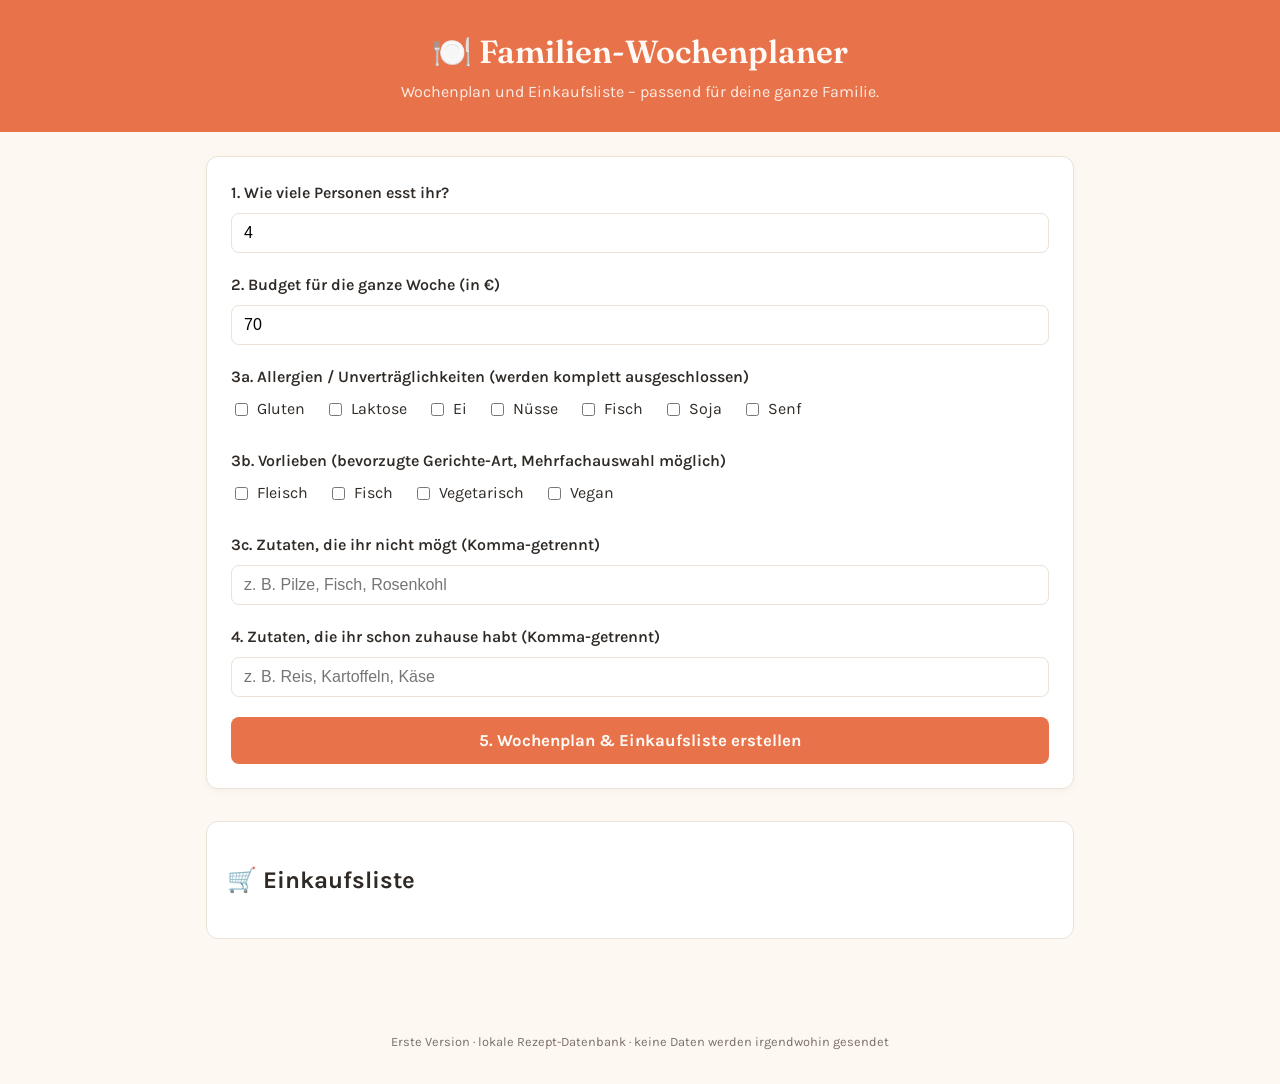
<file: index.html>
<!DOCTYPE html>
<html lang="de">
<head>
  <meta charset="UTF-8" />
  <meta name="viewport" content="width=device-width, initial-scale=1.0" />
  <title>Familien-Wochenplaner</title>
  <link rel="preconnect" href="https://fonts.googleapis.com" />
  <link rel="stylesheet" href="https://fonts.googleapis.com/css2?family=Fraunces:opsz,wght@9..144,500;9..144,600&family=Karla:wght@400;500;700&display=swap" />
  <link rel="stylesheet" href="style.css" />
</head>
<body>
  <header class="app-header">
    <h1>🍽️ Familien-Wochenplaner</h1>
    <p>Wochenplan und Einkaufsliste – passend für deine ganze Familie.</p>
  </header>

  <main>
    <section class="form-section">
      <form id="plan-form">
        <div class="form-row">
          <label for="personen">1. Wie viele Personen esst ihr?</label>
          <input type="number" id="personen" min="1" max="12" value="4" required />
        </div>

        <div class="form-row">
          <label for="budget">2. Budget für die ganze Woche (in €)</label>
          <input type="number" id="budget" min="0" step="0.5" value="70" required />
        </div>

        <div class="form-row">
          <span class="group-label">3a. Allergien / Unverträglichkeiten (werden komplett ausgeschlossen)</span>
          <div class="checkbox-group">
            <label><input type="checkbox" name="allergie" value="gluten" /> Gluten</label>
            <label><input type="checkbox" name="allergie" value="laktose" /> Laktose</label>
            <label><input type="checkbox" name="allergie" value="ei" /> Ei</label>
            <label><input type="checkbox" name="allergie" value="nuesse" /> Nüsse</label>
            <label><input type="checkbox" name="allergie" value="fisch" /> Fisch</label>
            <label><input type="checkbox" name="allergie" value="soja" /> Soja</label>
            <label><input type="checkbox" name="allergie" value="senf" /> Senf</label>
          </div>
        </div>

        <div class="form-row">
          <span class="group-label">3b. Vorlieben (bevorzugte Gerichte-Art, Mehrfachauswahl möglich)</span>
          <div class="checkbox-group">
            <label><input type="checkbox" name="vorliebe" value="fleisch" /> Fleisch</label>
            <label><input type="checkbox" name="vorliebe" value="fisch" /> Fisch</label>
            <label><input type="checkbox" name="vorliebe" value="vegetarisch" /> Vegetarisch</label>
            <label><input type="checkbox" name="vorliebe" value="vegan" /> Vegan</label>
          </div>
        </div>

        <div class="form-row">
          <label for="abneigungen">3c. Zutaten, die ihr nicht mögt (Komma-getrennt)</label>
          <input type="text" id="abneigungen" placeholder="z. B. Pilze, Fisch, Rosenkohl" />
        </div>

        <div class="form-row">
          <label for="zutaten">4. Zutaten, die ihr schon zuhause habt (Komma-getrennt)</label>
          <input type="text" id="zutaten" placeholder="z. B. Reis, Kartoffeln, Käse" />
        </div>

        <button type="submit" class="primary-button">5. Wochenplan &amp; Einkaufsliste erstellen</button>
      </form>
    </section>

    <section id="results-section" class="results-section">
      <div id="plan-results" class="plan-results"></div>

      <div class="shopping-section">
        <h2>🛒 Einkaufsliste</h2>
        <div id="shopping-results" class="shopping-results"></div>
      </div>
    </section>
  </main>

  <footer class="app-footer">
    <p>Erste Version · lokale Rezept-Datenbank · keine Daten werden irgendwohin gesendet</p>
  </footer>

  <script src="data/recipes.js"></script>
  <script src="app.js"></script>
</body>
</html>
</file>
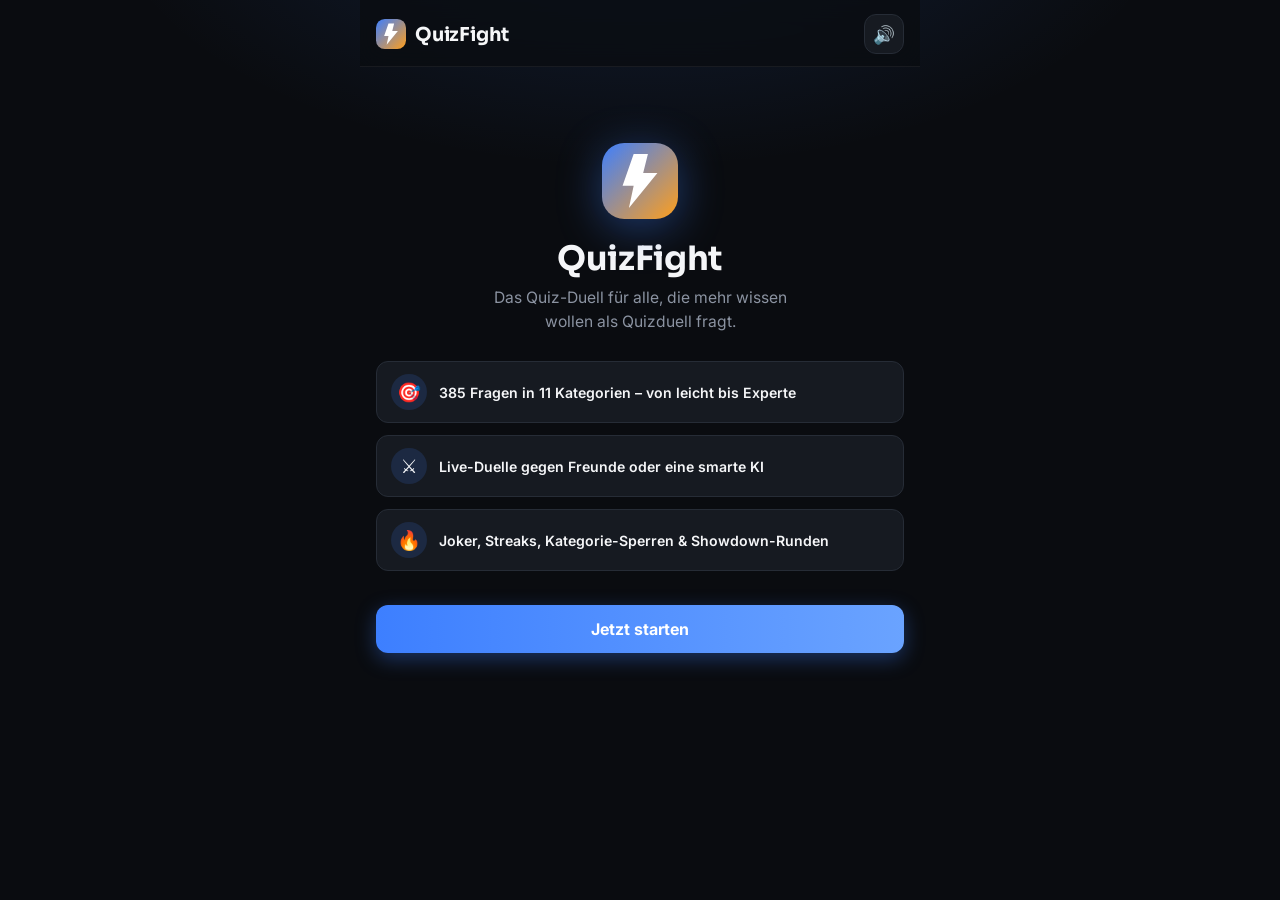
<file: quiz-duell/index.html>
<!DOCTYPE html>
<html lang="de">
<head>
<meta charset="UTF-8" />
<meta name="viewport" content="width=device-width, initial-scale=1.0, viewport-fit=cover" />
<meta name="theme-color" content="#0a0c10" />
<title>QuizFight – Duell der Köpfe</title>
<link rel="preconnect" href="https://fonts.googleapis.com" />
<link rel="stylesheet" href="https://fonts.googleapis.com/css2?family=Sora:wght@600;700;800&family=Inter:wght@400;500;600;700;800&display=swap" />
<link rel="stylesheet" href="style.css" />
</head>
<body>
<svg width="0" height="0" style="position:absolute" aria-hidden="true">
  <defs>
    <linearGradient id="logoGrad" x1="0" y1="0" x2="1" y2="1">
      <stop offset="0" class="lg-stop1" />
      <stop offset="1" class="lg-stop2" />
    </linearGradient>
  </defs>
</svg>
<div id="app">

  <header class="topbar">
    <div class="brand">
      <svg class="logo-mark" viewBox="0 0 48 48" aria-hidden="true"><rect width="48" height="48" rx="14" fill="url(#logoGrad)" /><path d="M20 7 L13 27 H20 L17 41 L35 19 H26 L29 7 Z" fill="#fff" /></svg>
      <span>QuizFight</span>
    </div>
    <div class="topbar-right">
      <button id="btn-sound" class="icon-btn" title="Sound an/aus">🔊</button>
      <div id="profile-chip" class="profile-chip" hidden>
        <span id="chip-avatar">🙂</span>
        <div class="chip-info">
          <span id="chip-name">Spieler</span>
          <span id="chip-level">Lvl 1</span>
        </div>
      </div>
    </div>
  </header>

  <main id="screens">

    <!-- SPLASH -->
    <section class="screen" id="screen-splash">
      <div class="splash-wrap">
        <svg class="logo-mark logo-mark--lg" viewBox="0 0 48 48" aria-hidden="true"><rect width="48" height="48" rx="14" fill="url(#logoGrad)" /><path d="M20 7 L13 27 H20 L17 41 L35 19 H26 L29 7 Z" fill="#fff" /></svg>
        <h1 class="splash-title">QuizFight</h1>
        <p class="splash-tag">Das Quiz-Duell für alle, die mehr wissen wollen als Quizduell fragt.</p>
        <div class="splash-features">
          <div class="splash-feature"><span class="sf-emoji">🎯</span><span>385 Fragen in 11 Kategorien – von leicht bis Experte</span></div>
          <div class="splash-feature"><span class="sf-emoji">⚔️</span><span>Live-Duelle gegen Freunde oder eine smarte KI</span></div>
          <div class="splash-feature"><span class="sf-emoji">🔥</span><span>Joker, Streaks, Kategorie-Sperren & Showdown-Runden</span></div>
        </div>
        <button class="btn btn-primary btn-block" id="btn-splash-start">Jetzt starten</button>
      </div>
    </section>

    <!-- ONBOARDING -->
    <section class="screen" id="screen-onboarding">
      <div class="card center-card">
        <div class="step-dots"><span class="dot"></span><span class="dot active"></span></div>
        <div class="onboarding-avatar-preview" id="onboarding-avatar-preview"></div>
        <h1>Wie heißt du?</h1>
        <p class="muted">Dein Name reicht völlig – dein Profil ist damit startklar.</p>
        <input type="text" id="onboarding-name" maxlength="16" placeholder="Dein Name" autocomplete="given-name" />
        <p class="field-error" id="onboarding-name-error" hidden>Bitte gib einen Namen ein.</p>
        <button class="btn btn-primary btn-block" id="btn-onboarding-start">Los geht's 🚀</button>
        <p class="muted small trust-note">🔒 Keine Registrierung, kein Server – alles bleibt nur auf diesem Gerät.</p>
      </div>
    </section>

    <!-- HOME -->
    <section class="screen" id="screen-home">
      <div class="card profile-card" id="home-profile-card">
        <div class="avatar-big" id="home-avatar">🙂</div>
        <div class="profile-info">
          <div class="profile-name" id="home-name">Spieler</div>
          <div class="xp-bar-wrap">
            <div class="xp-bar"><div class="xp-fill" id="home-xp-fill"></div></div>
            <span id="home-level-label">Level 1</span>
          </div>
        </div>
        <button class="icon-btn" id="btn-edit-profile" title="Profil bearbeiten">✏️</button>
      </div>

      <div class="mode-grid">
        <button class="mode-card" data-mode="solo">
          <span class="mode-emoji">🎯</span>
          <span class="mode-title">Solo-Training</span>
          <span class="mode-sub">Übe allein, sammle Punkte</span>
        </button>
        <button class="mode-card" data-mode="pvp">
          <span class="mode-emoji">⚔️</span>
          <span class="mode-title">Duell (2 Spieler)</span>
          <span class="mode-sub">Pass &amp; Play mit Freunden</span>
        </button>
        <button class="mode-card" data-mode="bot">
          <span class="mode-emoji">🤖</span>
          <span class="mode-title">Duell vs. Bot</span>
          <span class="mode-sub">Fordere die KI heraus</span>
        </button>
        <button class="mode-card" data-mode="daily">
          <span class="mode-emoji">📅</span>
          <span class="mode-title">Tages-Challenge</span>
          <span class="mode-sub" id="daily-sub">Jeden Tag 5 neue Fragen</span>
        </button>
      </div>

      <div class="home-links">
        <button class="link-btn" id="btn-achievements">🏆 Erfolge</button>
        <button class="link-btn" id="btn-stats">📊 Statistik</button>
      </div>
    </section>

    <!-- SOLO SETUP -->
    <section class="screen" id="screen-solo-setup">
      <button class="back-btn" data-back="home">← Zurück</button>
      <h2>🎯 Solo-Training</h2>
      <p class="muted">Wähl eine Kategorie oder misch alles:</p>
      <div class="category-grid" id="solo-category-grid"></div>
      <p class="muted">Match-Länge:</p>
      <div class="chip-row" id="solo-length-chips"></div>
      <p class="muted">Schwierigkeit:</p>
      <div class="chip-row" id="solo-difficulty-chips"></div>
      <button class="btn btn-primary btn-block" id="btn-solo-start">Training starten</button>
    </section>

    <!-- DUELL SETUP (pvp & bot) -->
    <section class="screen" id="screen-duell-setup">
      <button class="back-btn" data-back="home">← Zurück</button>
      <h2 id="duell-setup-title">⚔️ Duell</h2>
      <div id="duell-player2-wrap">
        <label class="field-label">Name Spieler 2</label>
        <input type="text" id="duell-player2-name" maxlength="16" placeholder="Spieler 2" />
      </div>
      <div id="bot-difficulty-wrap" hidden>
        <p class="muted">Bot-Schwierigkeit:</p>
        <div class="chip-row" id="bot-difficulty-chips"></div>
      </div>
      <p class="muted">Anzahl Runden:</p>
      <div class="chip-row" id="duell-length-chips"></div>
      <p class="muted">Fragen-Schwierigkeit:</p>
      <div class="chip-row" id="duell-difficulty-chips"></div>
      <button class="btn btn-primary btn-block" id="btn-duell-start">Duell starten</button>
    </section>

    <!-- CATEGORY BLOCK -->
    <section class="screen" id="screen-category-block">
      <div class="turn-banner" id="block-turn-banner">Sperre eine Kategorie</div>
      <p class="muted">Jede*r Spieler*in sperrt eine Kategorie für den Gegner – die bleibt für das ganze Match tabu.</p>
      <div class="category-grid" id="block-category-grid"></div>
    </section>

    <!-- BOARD -->
    <section class="screen" id="screen-board">
      <div class="scoreboard" id="board-scoreboard"></div>
      <div class="turn-banner" id="board-turn-banner">Wähle eine Kategorie</div>
      <div class="category-grid" id="board-category-grid"></div>
    </section>

    <!-- PASS DEVICE -->
    <section class="screen" id="screen-pass-device">
      <div class="card center-card">
        <div class="pass-emoji">📱➡️</div>
        <h2 id="pass-device-text">Gib das Gerät weiter an Spieler 2</h2>
        <button class="btn btn-primary btn-block" id="btn-pass-continue">Bereit</button>
      </div>
    </section>

    <!-- BOT THINKING -->
    <section class="screen" id="screen-bot-thinking">
      <div class="card center-card">
        <div class="bot-emoji">🤖</div>
        <h2>Bot überlegt<span class="dots"><span>.</span><span>.</span><span>.</span></span></h2>
      </div>
    </section>

    <!-- QUESTION -->
    <section class="screen" id="screen-question">
      <div class="question-top">
        <span class="q-cat-badge" id="q-cat-badge"></span>
        <span class="q-diff-badge" id="q-diff-badge"></span>
        <span class="q-player-badge" id="q-player-badge"></span>
      </div>
      <div class="timer-wrap">
        <div class="timer-bar"><div class="timer-fill" id="timer-fill"></div></div>
        <span class="timer-num" id="timer-num">15</span>
      </div>
      <h2 class="question-text" id="question-text">Frage...</h2>
      <div class="answers-grid" id="answers-grid"></div>
      <div class="joker-row" id="joker-row"></div>
      <div class="audience-panel" id="audience-panel" hidden></div>
    </section>

    <!-- REVEAL -->
    <section class="screen" id="screen-reveal">
      <div class="card center-card">
        <div class="reveal-icon" id="reveal-icon">✅</div>
        <h2 id="reveal-title">Richtig!</h2>
        <p class="reveal-answer" id="reveal-answer"></p>
        <p class="reveal-fact" id="reveal-fact"></p>
        <div class="reveal-points" id="reveal-points"></div>
        <button class="btn btn-primary btn-block" id="btn-reveal-continue">Weiter</button>
      </div>
    </section>

    <!-- MATCH SUMMARY -->
    <section class="screen" id="screen-summary">
      <div class="card center-card">
        <div class="summary-emoji" id="summary-emoji">🏆</div>
        <h1 id="summary-title">Spiel vorbei!</h1>
        <div class="summary-scores" id="summary-scores"></div>
        <div class="level-up-banner" id="level-up-banner" hidden></div>
        <div class="summary-xp" id="summary-xp"></div>
        <div class="summary-achievements" id="summary-achievements"></div>
        <div class="summary-actions">
          <button class="btn btn-secondary" id="btn-summary-home">Zum Menü</button>
          <button class="btn btn-primary" id="btn-summary-again">Nochmal spielen</button>
        </div>
        <button class="link-btn" id="btn-summary-share">📋 Ergebnis kopieren</button>
      </div>
    </section>

    <!-- DAILY INTRO -->
    <section class="screen" id="screen-daily-intro">
      <button class="back-btn" data-back="home">← Zurück</button>
      <div class="card center-card">
        <div class="daily-emoji">📅</div>
        <h2>Tages-Challenge</h2>
        <p class="muted">5 zufällige Fragen quer durch alle Kategorien – jeden Tag neu!</p>
        <div class="daily-streak" id="daily-streak-display"></div>
        <button class="btn btn-primary btn-block" id="btn-daily-start">Challenge starten</button>
        <p class="muted small" id="daily-already-msg" hidden>Du hast die heutige Challenge schon gespielt. Komm morgen wieder! 👋</p>
      </div>
    </section>

    <!-- ACHIEVEMENTS -->
    <section class="screen" id="screen-achievements">
      <button class="back-btn" data-back="home">← Zurück</button>
      <h2>🏆 Erfolge</h2>
      <div class="achievements-grid" id="achievements-grid"></div>
    </section>

    <!-- STATS -->
    <section class="screen" id="screen-stats">
      <button class="back-btn" data-back="home">← Zurück</button>
      <h2>📊 Statistik</h2>
      <div class="stats-grid" id="stats-grid"></div>
      <h3>Kategorien-Genauigkeit</h3>
      <div class="cat-stats" id="cat-stats"></div>
    </section>

  </main>

  <div id="toast-container"></div>
</div>

<script src="data/questions.js"></script>
<script src="app.js"></script>
</body>
</html>
</file>
<file: style.css>
:root {
  --color-bg: #fdf8f2;
  --color-primary: #e8734a;
  --color-primary-dark: #c85a34;
  --color-on-primary: #fffaf6;
  --color-text: #2f2a26;
  --color-muted: #7a6f66;
  --color-card: #ffffff;
  --color-border: #ece2d6;
  --color-ok: #2f9e44;
  --color-warning: #d9480f;
  --radius: 12px;
  --font-display: "Fraunces", Georgia, "Times New Roman", serif;
  --font-body: "Karla", "Segoe UI", Roboto, Helvetica, Arial, sans-serif;
}

@media (prefers-color-scheme: dark) {
  :root:not([data-theme="light"]) {
    --color-bg: #211b17;
    --color-primary: #f0895f;
    --color-primary-dark: #f7a582;
    --color-on-primary: #2b1710;
    --color-text: #f2e9e1;
    --color-muted: #b6a99c;
    --color-card: #2b2420;
    --color-border: #453b34;
    --color-ok: #5cc274;
    --color-warning: #ff8a5c;
  }
}

:root[data-theme="dark"] {
  --color-bg: #211b17;
  --color-primary: #f0895f;
  --color-primary-dark: #f7a582;
  --color-on-primary: #2b1710;
  --color-text: #f2e9e1;
  --color-muted: #b6a99c;
  --color-card: #2b2420;
  --color-border: #453b34;
  --color-ok: #5cc274;
  --color-warning: #ff8a5c;
}

* {
  box-sizing: border-box;
}

body {
  margin: 0;
  font-family: var(--font-body);
  background: var(--color-bg);
  color: var(--color-text);
  line-height: 1.5;
}

.app-header {
  background: var(--color-primary);
  color: var(--color-on-primary);
  padding: 28px 16px;
  text-align: center;
}

.app-header h1 {
  margin: 0 0 4px;
  font-family: var(--font-display);
  font-weight: 600;
  font-size: 2rem;
  text-wrap: balance;
}

.app-header p {
  margin: 0;
  opacity: 0.9;
}

main {
  max-width: 900px;
  margin: 0 auto;
  padding: 24px 16px 60px;
}

.form-section {
  background: var(--color-card);
  border: 1px solid var(--color-border);
  border-radius: var(--radius);
  padding: 24px;
  box-shadow: 0 2px 8px rgba(0, 0, 0, 0.04);
}

.form-row {
  margin-bottom: 20px;
}

.form-row label,
.group-label {
  display: block;
  font-weight: 600;
  margin-bottom: 8px;
}

.form-row input[type="number"],
.form-row input[type="text"] {
  width: 100%;
  padding: 10px 12px;
  border: 1px solid var(--color-border);
  border-radius: 8px;
  font-size: 1rem;
}

.checkbox-group {
  display: flex;
  flex-wrap: wrap;
  gap: 10px 20px;
}

.checkbox-group label {
  font-weight: 400;
  display: flex;
  align-items: center;
  gap: 6px;
}

.primary-button {
  width: 100%;
  padding: 14px;
  background: var(--color-primary);
  color: var(--color-on-primary);
  border: none;
  border-radius: 8px;
  font-family: var(--font-body);
  font-size: 1.05rem;
  font-weight: 700;
  cursor: pointer;
  transition: background 0.15s ease;
}

.primary-button:hover {
  background: var(--color-primary-dark);
}

.primary-button:focus-visible,
input:focus-visible,
summary:focus-visible {
  outline: 2px solid var(--color-primary);
  outline-offset: 2px;
}

.results-section {
  margin-top: 32px;
}

.budget-summary {
  background: var(--color-card);
  border: 1px solid var(--color-border);
  border-radius: var(--radius);
  padding: 16px 20px;
  margin-bottom: 20px;
}

.budget-summary .ok {
  color: var(--color-ok);
  font-weight: 600;
}

.budget-summary .warning {
  color: var(--color-warning);
  font-weight: 600;
}

.plan-grid {
  display: grid;
  grid-template-columns: repeat(auto-fill, minmax(220px, 1fr));
  gap: 16px;
}

.recipe-card {
  background: var(--color-card);
  border: 1px solid var(--color-border);
  border-radius: var(--radius);
  padding: 16px;
}

.recipe-card h3 {
  margin: 0 0 4px;
  font-size: 0.85rem;
  text-transform: uppercase;
  letter-spacing: 0.04em;
  color: var(--color-muted);
}

.recipe-card h4 {
  margin: 0 0 10px;
  font-family: var(--font-display);
  font-weight: 600;
  font-size: 1.2rem;
}

.tags {
  display: flex;
  flex-wrap: wrap;
  gap: 6px;
  margin-bottom: 10px;
}

.tag {
  font-size: 0.72rem;
  padding: 3px 8px;
  border-radius: 999px;
  background: color-mix(in srgb, var(--color-text) 8%, var(--color-card));
  color: var(--color-text);
}

.tag.category-fleisch { background: color-mix(in srgb, #e8734a 22%, var(--color-card)); }
.tag.category-fisch { background: color-mix(in srgb, #3d8fd6 22%, var(--color-card)); }
.tag.category-vegetarisch { background: color-mix(in srgb, #4c9a3f 22%, var(--color-card)); }
.tag.category-vegan { background: color-mix(in srgb, #29a37c 22%, var(--color-card)); }
.tag.kid { background: color-mix(in srgb, #e8b800 24%, var(--color-card)); }
.tag.allergen { background: color-mix(in srgb, #c74d8c 20%, var(--color-card)); }

.meta {
  font-size: 0.85rem;
  color: var(--color-muted);
  margin: 0 0 8px;
}

.recipe-card details summary {
  cursor: pointer;
  font-size: 0.9rem;
  color: var(--color-primary-dark);
}

.recipe-card ul {
  margin: 8px 0 0;
  padding-left: 18px;
  font-size: 0.9rem;
}

.shopping-section {
  margin-top: 32px;
  background: var(--color-card);
  border: 1px solid var(--color-border);
  border-radius: var(--radius);
  padding: 20px;
}

.shopping-category h4 {
  margin: 16px 0 6px;
}

.shopping-list {
  list-style: none;
  padding: 0;
  margin: 0;
}

.shopping-list li {
  padding: 4px 0;
  border-bottom: 1px dashed var(--color-border);
}

.shopping-list label {
  display: flex;
  align-items: center;
  gap: 8px;
  cursor: pointer;
}

.already-have-note {
  margin-top: 16px;
  font-size: 0.85rem;
  color: var(--color-muted);
}

.app-footer {
  text-align: center;
  color: var(--color-muted);
  font-size: 0.8rem;
  padding: 20px;
}

@media (max-width: 480px) {
  .app-header h1 {
    font-size: 1.4rem;
  }

  .form-section,
  .shopping-section {
    padding: 16px;
  }
}
</file>
<file: quiz-duell/style.css>
:root {
  --bg: #0a0c10;
  --bg-2: #12151b;
  --card: #161a21;
  --card-2: #1c212a;
  --border: #262c36;
  --text: #f5f6f8;
  --muted: #8b93a1;
  --primary: #3d7fff;
  --primary-2: #ff9f1c;
  --accent: #2dd4bf;
  --good: #22c55e;
  --bad: #ef4444;
  --warn: #f59e0b;
  --radius: 20px;
  --radius-sm: 12px;
  --shadow: 0 10px 30px rgba(0,0,0,0.4);
  --cat-c: var(--primary);
  font-family: "Inter", system-ui, sans-serif;
}

* { box-sizing: border-box; }

[hidden] { display: none !important; }

:focus-visible { outline: 2px solid var(--accent); outline-offset: 2px; }

@media (prefers-reduced-motion: reduce) {
  *, *::before, *::after { animation-duration: 0.01ms !important; animation-iteration-count: 1 !important; transition-duration: 0.01ms !important; }
}

html, body {
  margin: 0;
  padding: 0;
  background:
    radial-gradient(ellipse 900px 460px at 50% -12%, rgba(61,127,255,0.16), transparent 60%),
    var(--bg);
  color: var(--text);
  min-height: 100%;
}

body {
  padding-bottom: env(safe-area-inset-bottom, 0px);
}

h1, h2, h3 {
  font-family: "Sora", "Inter", sans-serif;
  font-weight: 700;
  margin: 0 0 8px;
  text-wrap: balance;
  letter-spacing: -0.01em;
}

p { margin: 0 0 10px; line-height: 1.5; }

.muted { color: var(--muted); font-size: 0.92rem; }
.muted.small { font-size: 0.82rem; }

button { font-family: inherit; cursor: pointer; }

/* LOGO */
.logo-mark { width: 30px; height: 30px; flex-shrink: 0; display: block; }
.logo-mark--lg { width: 76px; height: 76px; margin: 0 auto 18px; filter: drop-shadow(0 8px 22px rgba(61,127,255,0.4)); }
.lg-stop1 { stop-color: var(--primary); }
.lg-stop2 { stop-color: var(--primary-2); }

#app {
  max-width: 560px;
  margin: 0 auto;
  padding: 0 16px 32px;
  min-height: 100vh;
}

.topbar {
  position: sticky;
  top: 0;
  z-index: 50;
  display: flex;
  align-items: center;
  justify-content: space-between;
  padding: calc(14px + env(safe-area-inset-top, 0px)) 4px 12px;
  margin: 0 -16px 4px;
  padding-left: 16px;
  padding-right: 16px;
  background: rgba(10,12,16,0.75);
  backdrop-filter: blur(14px);
  -webkit-backdrop-filter: blur(14px);
  border-bottom: 1px solid rgba(255,255,255,0.06);
}

.brand {
  display: flex;
  align-items: center;
  gap: 9px;
  font-family: "Sora", sans-serif;
  font-weight: 700;
  font-size: 1.2rem;
  letter-spacing: -0.01em;
  color: var(--text);
}

.topbar-right { display: flex; align-items: center; gap: 10px; }

.icon-btn {
  background: var(--card);
  border: 1px solid var(--border);
  border-radius: var(--radius-sm);
  width: 40px;
  height: 40px;
  font-size: 1.1rem;
  color: var(--text);
  transition: transform 0.12s ease, border-color 0.15s ease;
}
.icon-btn:hover { border-color: var(--accent); }
.icon-btn:active { transform: scale(0.93); }

.profile-chip {
  display: flex;
  align-items: center;
  gap: 8px;
  background: var(--card);
  border: 1px solid var(--border);
  border-radius: 999px;
  padding: 4px 12px 4px 4px;
}

#chip-avatar {
  width: 30px; height: 30px;
  display: flex; align-items: center; justify-content: center;
  border-radius: 50%;
  box-shadow: 0 0 0 2px rgba(61,127,255,0.35);
}
#chip-avatar .avatar-initial { font-size: 0.8rem; }

.chip-info { display: flex; flex-direction: column; line-height: 1.1; }
.chip-info span:first-child { font-weight: 700; font-size: 0.8rem; }
.chip-info span:last-child { font-size: 0.7rem; color: var(--muted); }

.screen { display: none; animation: fadein 0.3s cubic-bezier(0.16, 1, 0.3, 1); }
.screen.active { display: block; }

@keyframes fadein {
  from { opacity: 0; transform: translateY(10px); }
  to { opacity: 1; transform: translateY(0); }
}

.card {
  background: linear-gradient(160deg, var(--card), var(--card-2));
  border: 1px solid var(--border);
  border-radius: var(--radius);
  padding: 24px 22px;
  box-shadow: var(--shadow);
}

.center-card { text-align: center; margin-top: 12px; }

/* SPLASH */
.splash-wrap { text-align: center; padding-top: 8vh; }
.splash-title { font-size: 2.1rem; margin-bottom: 6px; }
.splash-tag { color: var(--muted); font-size: 0.98rem; max-width: 320px; margin: 0 auto 28px; }
.splash-features { display: flex; flex-direction: column; gap: 12px; margin-bottom: 34px; text-align: left; }
.splash-feature {
  display: flex; align-items: center; gap: 12px;
  background: var(--card);
  border: 1px solid var(--border);
  border-radius: var(--radius-sm);
  padding: 12px 14px;
  font-size: 0.88rem;
  font-weight: 600;
}
.sf-emoji {
  font-size: 1.2rem;
  width: 36px; height: 36px; flex-shrink: 0;
  display: flex; align-items: center; justify-content: center;
  border-radius: 50%;
  background: rgba(61,127,255,0.15);
}

.step-dots { display: flex; justify-content: center; gap: 6px; margin-bottom: 16px; }
.step-dots .dot { width: 7px; height: 7px; border-radius: 50%; background: var(--border); }
.step-dots .dot.active { background: var(--primary); width: 18px; border-radius: 4px; }

input[type="text"], input[type="number"] {
  width: 100%;
  background: var(--bg-2);
  border: 1.5px solid var(--border);
  color: var(--text);
  border-radius: var(--radius-sm);
  padding: 12px 14px;
  font-size: 1rem;
  margin-bottom: 14px;
  transition: border-color 0.15s ease;
}
input[type="text"]:focus { outline: none; border-color: var(--accent); }

/* AVATARS (auto-generated initials, no picker) */
.avatar-initial {
  display: flex; align-items: center; justify-content: center;
  width: 100%; height: 100%;
  border-radius: 50%;
  color: #fff;
  font-weight: 700;
  font-family: "Sora", sans-serif;
  line-height: 1;
}
.avatar-initial--xs { display: inline-flex; width: 20px; height: 20px; font-size: 0.62rem; vertical-align: -5px; }

.onboarding-avatar-preview { width: 64px; height: 64px; margin: 0 auto 14px; }
.onboarding-avatar-preview .avatar-initial { font-size: 1.7rem; box-shadow: 0 0 0 3px rgba(61,127,255,0.18); }

.field-error { color: var(--bad); font-size: 0.8rem; margin: -8px 0 12px; text-align: left; }
.trust-note { margin-top: 16px; margin-bottom: 0; }

.btn {
  border: none;
  border-radius: var(--radius-sm);
  padding: 14px 20px;
  font-weight: 700;
  font-size: 1rem;
  color: white;
  transition: transform 0.12s ease, filter 0.15s ease, box-shadow 0.15s ease;
}
.btn:active { transform: scale(0.97); }

.btn-primary {
  background: linear-gradient(90deg, var(--primary), #6aa3ff);
  box-shadow: 0 6px 20px rgba(61,127,255,0.35);
}
.btn-primary:hover { filter: brightness(1.1); }
.btn-secondary { background: var(--card-2); border: 1px solid var(--border); color: var(--text); }
.btn-secondary:hover { border-color: var(--accent); }
.btn-block { width: 100%; }

.back-btn {
  background: none;
  border: none;
  color: var(--muted);
  font-weight: 600;
  padding: 10px 0;
  font-size: 0.95rem;
  transition: color 0.15s ease;
}
.back-btn:hover { color: var(--accent); }

/* HOME */
.profile-card {
  display: flex;
  align-items: center;
  gap: 14px;
  margin-top: 8px;
}

.avatar-big {
  width: 58px; height: 58px;
  border-radius: 50%;
  display: flex; align-items: center; justify-content: center;
  flex-shrink: 0;
  box-shadow: 0 0 0 3px rgba(61,127,255,0.4), 0 0 0 5px rgba(255,159,28,0.15);
}
.avatar-big .avatar-initial { font-size: 1.5rem; }

.profile-info { flex: 1; min-width: 0; }
.profile-name { font-weight: 700; font-family: "Sora", sans-serif; font-size: 1.1rem; margin-bottom: 6px; }

.xp-bar-wrap { display: flex; align-items: center; gap: 10px; }
.xp-bar { flex: 1; height: 8px; background: var(--bg-2); border-radius: 99px; overflow: hidden; }
.xp-fill { height: 100%; background: linear-gradient(90deg, var(--primary), var(--primary-2)); width: 0%; transition: width 0.5s cubic-bezier(0.16, 1, 0.3, 1); border-radius: 99px; }
#home-level-label { font-size: 0.78rem; color: var(--muted); white-space: nowrap; font-weight: 600; }

.mode-grid {
  display: grid;
  grid-template-columns: 1fr 1fr;
  gap: 12px;
  margin-top: 20px;
}

.mode-card {
  position: relative;
  background: linear-gradient(160deg, var(--card), var(--card-2));
  border: 1px solid var(--border);
  border-radius: var(--radius);
  padding: 20px 10px 16px;
  display: flex; flex-direction: column; align-items: center; gap: 5px;
  color: var(--text);
  text-align: center;
  overflow: hidden;
  transition: transform 0.15s ease, border-color 0.15s ease;
}
.mode-card::before {
  content: "";
  position: absolute; top: 0; left: 0; right: 0; height: 3px;
  background: var(--mc-accent, var(--primary));
}
.mode-card[data-mode="solo"] { --mc-accent: var(--accent); }
.mode-card[data-mode="pvp"] { --mc-accent: linear-gradient(90deg, var(--primary), var(--primary-2)); }
.mode-card[data-mode="bot"] { --mc-accent: var(--warn); }
.mode-card[data-mode="daily"] { --mc-accent: var(--good); }
.mode-card:hover { border-color: var(--primary); }
.mode-card:active { transform: scale(0.96); }
.mode-emoji {
  font-size: 1.7rem;
  width: 46px; height: 46px;
  display: flex; align-items: center; justify-content: center;
  border-radius: 50%;
  background: rgba(255,255,255,0.05);
  margin-bottom: 2px;
}
.mode-title { font-weight: 700; font-size: 0.92rem; }
.mode-sub { font-size: 0.72rem; color: var(--muted); }

.home-links { display: flex; justify-content: center; gap: 24px; margin-top: 22px; }
.link-btn { background: none; border: none; color: var(--accent); font-weight: 600; font-size: 0.9rem; transition: opacity 0.15s ease; }
.link-btn:hover { opacity: 0.75; }

/* CATEGORY GRID (setup + board) */
.category-grid {
  display: grid;
  grid-template-columns: repeat(2, 1fr);
  gap: 10px;
  margin-bottom: 16px;
}

.cat-tile {
  border-radius: var(--radius-sm);
  border: 1.5px solid var(--border);
  background: linear-gradient(165deg, var(--card), var(--card-2));
  padding: 14px 8px 12px;
  display: flex; flex-direction: column; align-items: center; gap: 6px;
  color: var(--text);
  font-weight: 600;
  font-size: 0.82rem;
  text-align: center;
  position: relative;
  transition: transform 0.15s ease, border-color 0.15s ease, box-shadow 0.15s ease;
}
.cat-tile:hover:not(:disabled) { border-color: var(--cat-c); transform: translateY(-2px); }
.cat-tile .cat-emoji {
  font-size: 1.4rem;
  width: 40px; height: 40px;
  display: flex; align-items: center; justify-content: center;
  border-radius: 50%;
  background: color-mix(in srgb, var(--cat-c) 22%, transparent);
}
.cat-tile.selected { border-color: var(--cat-c); box-shadow: 0 0 0 2px var(--cat-c) inset, 0 0 16px -4px var(--cat-c); }
.cat-tile.used { opacity: 0.35; pointer-events: none; }
.cat-tile.used::after { content: "✓"; position: absolute; top: 6px; right: 8px; color: var(--good); font-weight: 800; }
.cat-tile.blocked { opacity: 0.35; pointer-events: none; border-color: var(--bad); }
.cat-tile.blocked::after { content: "🚫"; position: absolute; top: 4px; right: 6px; font-size: 0.85rem; }

.chip-row { display: flex; gap: 8px; flex-wrap: wrap; margin-bottom: 16px; }
.chip {
  border: 1.5px solid var(--border);
  background: var(--card);
  color: var(--text);
  border-radius: 999px;
  padding: 9px 16px;
  font-size: 0.86rem;
  font-weight: 600;
  transition: border-color 0.15s ease, transform 0.1s ease;
}
.chip:active { transform: scale(0.96); }
.chip.selected { border-color: var(--primary); background: linear-gradient(90deg, rgba(61,127,255,0.35), rgba(255,159,28,0.18)); }

.field-label { font-size: 0.85rem; color: var(--muted); font-weight: 600; margin-bottom: 6px; display: block; }

/* BOARD */
.scoreboard {
  display: flex;
  justify-content: space-between;
  gap: 10px;
  margin: 8px 0 14px;
}
.score-pill {
  flex: 1;
  background: var(--card);
  border: 1.5px solid var(--border);
  border-radius: var(--radius-sm);
  padding: 10px;
  text-align: center;
  transition: border-color 0.2s ease, box-shadow 0.2s ease;
}
.score-pill.active { border-color: var(--accent); box-shadow: 0 0 0 2px var(--accent) inset, 0 0 18px -6px var(--accent); }
.score-pill .sp-name { font-size: 0.78rem; color: var(--muted); font-weight: 600; }
.score-pill .sp-score { font-size: 1.35rem; font-weight: 800; font-variant-numeric: tabular-nums; }

.turn-banner {
  text-align: center;
  font-weight: 700;
  padding: 11px;
  border-radius: var(--radius-sm);
  background: linear-gradient(90deg, var(--card-2), var(--card));
  border: 1px solid var(--border);
  margin-bottom: 14px;
}

/* PASS DEVICE / BOT THINKING */
.pass-emoji, .bot-emoji, .daily-emoji, .summary-emoji, .reveal-icon {
  font-size: 3rem;
  margin-bottom: 10px;
  animation: popin 0.35s cubic-bezier(0.34, 1.56, 0.64, 1);
}
@keyframes popin {
  from { transform: scale(0.5); opacity: 0; }
  to { transform: scale(1); opacity: 1; }
}
.dots span { animation: blink 1.4s infinite; opacity: 0; }
.dots span:nth-child(2) { animation-delay: 0.2s; }
.dots span:nth-child(3) { animation-delay: 0.4s; }
@keyframes blink { 0%, 20% { opacity: 0; } 50% { opacity: 1; } 100% { opacity: 0; } }

/* QUESTION */
.question-top {
  display: flex;
  gap: 8px;
  margin: 6px 0 14px;
  flex-wrap: wrap;
}
.q-cat-badge, .q-diff-badge, .q-player-badge {
  font-size: 0.74rem;
  font-weight: 700;
  letter-spacing: 0.2px;
  padding: 5px 12px;
  border-radius: 999px;
  background: var(--card-2);
  border: 1px solid var(--border);
}
.q-player-badge { background: linear-gradient(90deg, rgba(61,127,255,0.35), rgba(255,159,28,0.2)); }

.timer-wrap { display: flex; align-items: center; gap: 10px; margin-bottom: 16px; }
.timer-bar { flex: 1; height: 10px; background: var(--bg-2); border-radius: 99px; overflow: hidden; }
.timer-fill { height: 100%; width: 100%; background: linear-gradient(90deg, var(--good), var(--accent)); transition: width 0.2s linear, background 0.3s ease; border-radius: 99px; }
.timer-fill.warn { background: var(--warn); }
.timer-fill.danger { background: var(--bad); animation: pulse-danger 0.6s ease-in-out infinite; }
@keyframes pulse-danger { 0%, 100% { filter: brightness(1); } 50% { filter: brightness(1.4); } }
.timer-num { font-weight: 800; min-width: 28px; text-align: right; font-variant-numeric: tabular-nums; }

.question-text {
  font-family: "Sora", sans-serif;
  font-weight: 600;
  font-size: 1.22rem;
  line-height: 1.4;
  margin-bottom: 18px;
  min-height: 3.4em;
  text-wrap: balance;
}

.answers-grid {
  display: grid;
  grid-template-columns: 1fr;
  gap: 10px;
  margin-bottom: 16px;
}

.answer-btn {
  background: var(--card);
  border: 1.5px solid var(--border);
  color: var(--text);
  border-radius: var(--radius-sm);
  padding: 14px 40px 14px 16px;
  text-align: left;
  font-size: 0.98rem;
  font-weight: 600;
  display: flex;
  align-items: center;
  gap: 10px;
  position: relative;
  transition: border-color 0.15s ease, transform 0.1s ease;
}
.answer-btn .opt-letter {
  width: 26px; height: 26px;
  border-radius: 50%;
  background: linear-gradient(160deg, var(--bg-2), var(--card-2));
  border: 1px solid var(--border);
  display: flex; align-items: center; justify-content: center;
  font-size: 0.78rem;
  font-weight: 700;
  flex-shrink: 0;
}
.answer-btn:hover:not(:disabled) { border-color: var(--accent); }
.answer-btn:active:not(:disabled) { transform: scale(0.98); }
.answer-btn:disabled { opacity: 0.55; }
.answer-btn.correct { border-color: var(--good); background: linear-gradient(90deg, rgba(34,197,94,0.28), rgba(34,197,94,0.08)); }
.answer-btn.correct::after { content: "✓"; position: absolute; right: 14px; color: var(--good); font-weight: 800; font-size: 1.1rem; }
.answer-btn.wrong { border-color: var(--bad); background: linear-gradient(90deg, rgba(239,68,68,0.28), rgba(239,68,68,0.08)); }
.answer-btn.wrong::after { content: "✕"; position: absolute; right: 14px; color: var(--bad); font-weight: 800; font-size: 1.1rem; }
.answer-btn.eliminated { opacity: 0.25; pointer-events: none; }

.joker-row { display: flex; gap: 10px; margin-bottom: 12px; }
.joker-btn {
  flex: 1;
  background: var(--card);
  border: 1.5px solid var(--border);
  border-radius: var(--radius-sm);
  padding: 10px 4px;
  color: var(--text);
  font-size: 0.72rem;
  font-weight: 700;
  display: flex; flex-direction: column; align-items: center; gap: 5px;
  transition: border-color 0.15s ease, transform 0.1s ease;
}
.joker-btn:not(:disabled):active { transform: scale(0.94); }
.joker-btn:not(:disabled):hover { border-color: var(--accent); }
.joker-btn .joker-emoji {
  font-size: 1.15rem;
  width: 32px; height: 32px;
  display: flex; align-items: center; justify-content: center;
  border-radius: 50%;
  background: var(--bg-2);
}
.joker-btn:disabled { opacity: 0.3; }

.audience-panel {
  background: var(--card-2);
  border: 1px solid var(--border);
  border-radius: var(--radius-sm);
  padding: 12px;
  margin-bottom: 12px;
}
.audience-bar-row { display: flex; align-items: center; gap: 8px; margin-bottom: 6px; font-size: 0.8rem; }
.audience-bar-track { flex: 1; height: 14px; background: var(--bg-2); border-radius: 8px; overflow: hidden; }
.audience-bar-fill { height: 100%; background: linear-gradient(90deg, var(--primary), var(--accent)); border-radius: 8px; }
.audience-pct { width: 34px; text-align: right; font-weight: 700; font-variant-numeric: tabular-nums; }

/* REVEAL */
.reveal-answer { font-weight: 700; font-size: 1.05rem; }
.reveal-fact { color: var(--muted); font-size: 0.9rem; }
.reveal-points { font-size: 1.4rem; font-weight: 800; margin: 10px 0; color: var(--accent); }

/* SUMMARY */
.summary-scores { display: flex; justify-content: center; gap: 16px; margin: 16px 0; flex-wrap: wrap; }
.summary-score-item { background: var(--card-2); border: 1px solid var(--border); border-radius: var(--radius-sm); padding: 12px 18px; }
.summary-score-item .ssi-name { font-size: 0.8rem; color: var(--muted); }
.summary-score-item .ssi-score { font-size: 1.6rem; font-weight: 800; font-variant-numeric: tabular-nums; }
.summary-score-item.winner { border: 2px solid var(--good); box-shadow: 0 0 20px -6px var(--good); }
.level-up-banner {
  background: linear-gradient(90deg, rgba(61,127,255,0.22), rgba(255,159,28,0.22));
  border: 1px solid var(--primary);
  border-radius: var(--radius-sm);
  padding: 10px;
  font-weight: 700;
  margin-bottom: 12px;
  animation: popin 0.4s cubic-bezier(0.34, 1.56, 0.64, 1);
}
.summary-xp { font-weight: 700; color: var(--accent); margin-bottom: 10px; }
.summary-achievements { display: flex; flex-direction: column; gap: 8px; margin-bottom: 18px; }
.achievement-toast { background: var(--card); border: 1px solid var(--warn); border-radius: var(--radius-sm); padding: 10px; font-size: 0.85rem; text-align: left; display: flex; gap: 8px; align-items: center; }
.summary-actions { display: flex; gap: 10px; justify-content: center; flex-wrap: wrap; margin-bottom: 14px; }

/* DAILY */
.daily-streak { font-size: 1rem; font-weight: 700; color: var(--accent); margin-bottom: 14px; }

/* ACHIEVEMENTS */
.achievements-grid { display: grid; grid-template-columns: 1fr; gap: 10px; }
.achievement-card {
  display: flex; gap: 12px; align-items: center;
  background: var(--card);
  border: 1.5px solid var(--border);
  border-radius: var(--radius-sm);
  padding: 12px 14px;
  position: relative;
}
.achievement-card .ac-emoji {
  font-size: 1.5rem;
  width: 42px; height: 42px;
  display: flex; align-items: center; justify-content: center;
  border-radius: 50%;
  background: linear-gradient(160deg, rgba(61,127,255,0.25), rgba(255,159,28,0.15));
  flex-shrink: 0;
}
.achievement-card.locked { opacity: 0.45; filter: grayscale(0.7); }
.achievement-card.locked .ac-emoji { background: var(--bg-2); }
.achievement-card .ac-title { font-weight: 700; font-size: 0.92rem; }
.achievement-card .ac-desc { font-size: 0.76rem; color: var(--muted); }

/* STATS */
.stats-grid { display: grid; grid-template-columns: repeat(2, 1fr); gap: 10px; margin-bottom: 20px; }
.stat-box { background: var(--card); border: 1.5px solid var(--border); border-radius: var(--radius-sm); padding: 14px; text-align: center; }
.stat-box .stat-num { font-size: 1.4rem; font-weight: 800; color: var(--accent); font-variant-numeric: tabular-nums; }
.stat-box .stat-label { font-size: 0.74rem; color: var(--muted); }

.cat-stats { display: flex; flex-direction: column; gap: 10px; }
.cat-stat-row { display: flex; align-items: center; gap: 10px; }
.cat-stat-row .cs-name { width: 110px; font-size: 0.78rem; font-weight: 600; flex-shrink: 0; }
.cs-track { flex: 1; height: 10px; background: var(--bg-2); border-radius: 99px; overflow: hidden; }
.cs-fill { height: 100%; border-radius: 99px; }
.cs-pct { width: 38px; text-align: right; font-size: 0.76rem; font-weight: 700; font-variant-numeric: tabular-nums; }

/* TOASTS */
#toast-container {
  position: fixed;
  top: calc(10px + env(safe-area-inset-top, 0px));
  left: 50%;
  transform: translateX(-50%);
  z-index: 999;
  display: flex;
  flex-direction: column;
  gap: 8px;
  width: 92%;
  max-width: 520px;
  pointer-events: none;
}
.toast {
  background: var(--card-2);
  border: 1px solid var(--primary);
  border-radius: var(--radius-sm);
  padding: 10px 16px;
  font-size: 0.85rem;
  font-weight: 600;
  text-align: center;
  box-shadow: var(--shadow);
  animation: toastin 0.25s ease;
}
@keyframes toastin { from { opacity: 0; transform: translateY(-10px); } to { opacity: 1; transform: translateY(0); } }

/* confetti */
.confetti-piece {
  position: fixed;
  top: -10px;
  width: 8px; height: 14px;
  border-radius: 2px;
  z-index: 998;
  pointer-events: none;
  animation: confetti-fall linear forwards;
}
@keyframes confetti-fall {
  to { transform: translateY(110vh) rotate(600deg); opacity: 0.2; }
}
</file>
